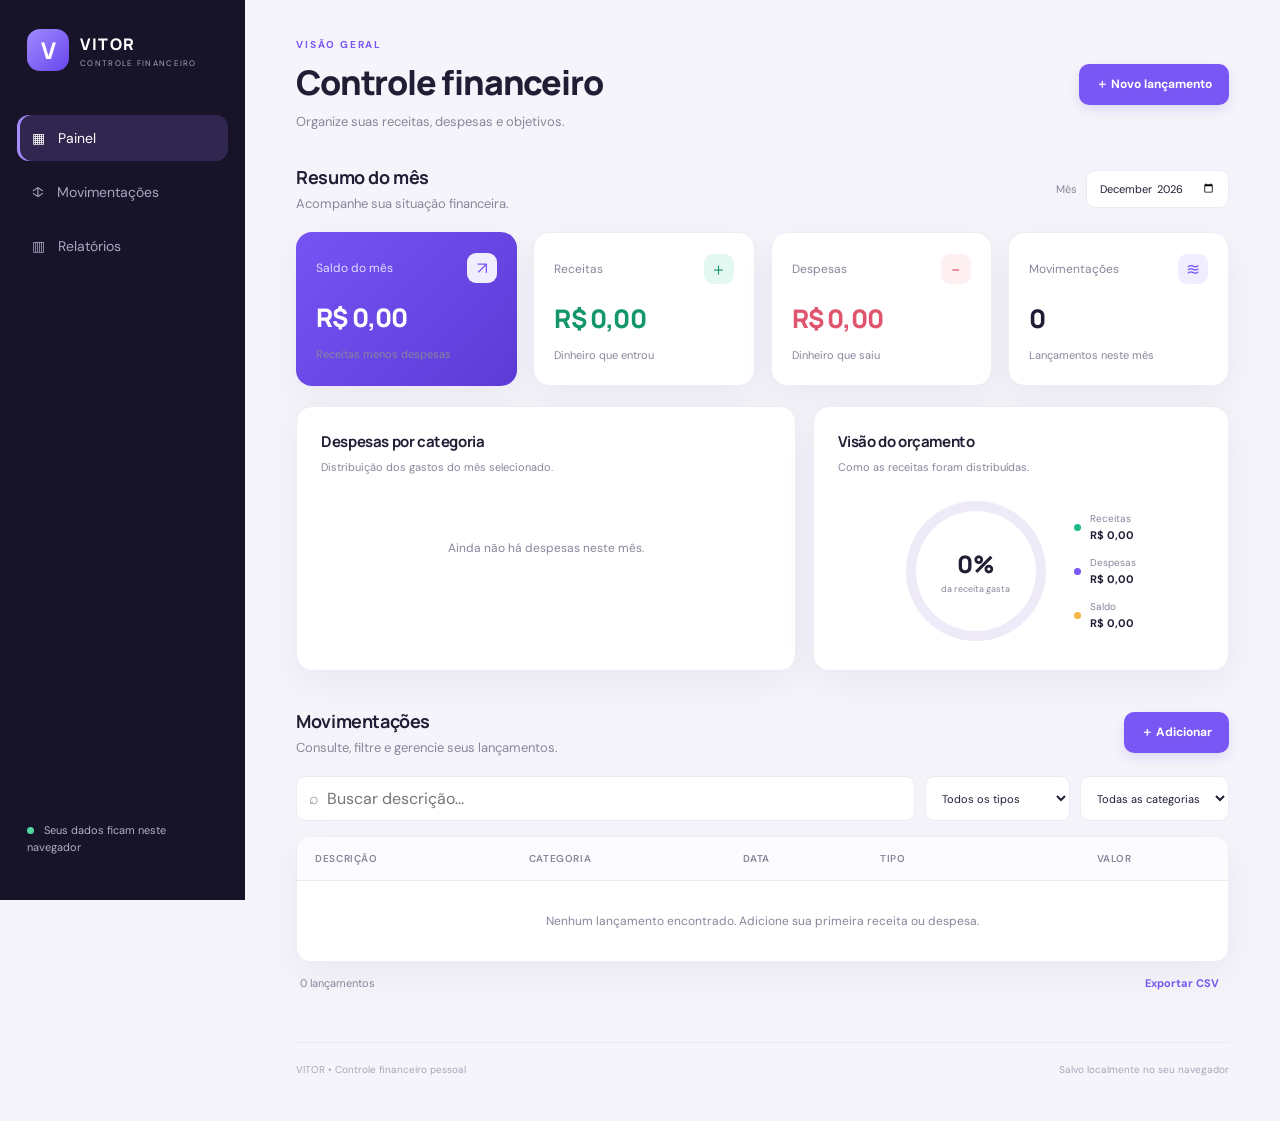
<file: index.html>
<!DOCTYPE html>
<html lang="pt-BR">
<head>
  <meta charset="UTF-8">
  <meta name="viewport" content="width=device-width, initial-scale=1.0">
  <meta name="theme-color" content="#171329">
  <title>VITOR | Controle Financeiro</title>
  <link rel="stylesheet" href="style-2026.css.css">
</head>
<body>
  <aside class="sidebar">
    <div class="brand"><span class="brand-mark">V</span><div><strong>VITOR</strong><small>CONTROLE FINANCEIRO</small></div></div>
    <nav>
      <a class="nav-link active" href="#painel">▦ <span>Painel</span></a>
      <a class="nav-link" href="#movimentacoes">↕ <span>Movimentações</span></a>
      <a class="nav-link" href="#relatorios">▥ <span>Relatórios</span></a>
    </nav>
    <div class="sidebar-note"><span class="dot"></span> Seus dados ficam neste navegador</div>
  </aside>

  <main class="main-content">
    <header class="topbar">
      <div><p class="eyebrow">VISÃO GERAL</p><h1>Controle financeiro</h1><p class="subheading">Organize suas receitas, despesas e objetivos.</p></div>
      <button class="primary-button" id="novoLancamentoTopo">＋ Novo lançamento</button>
    </header>

    <section id="painel" class="section">
      <div class="section-heading"><div><h2>Resumo do mês</h2><p>Acompanhe sua situação financeira.</p></div>
        <label class="month-picker">Mês <input type="month" id="mesFiltro"></label>
      </div>
      <div class="summary-grid">
        <article class="summary-card balance-card"><div class="card-top"><span>Saldo do mês</span><span class="card-icon">↗</span></div><strong id="saldoTotal">R$ 0,00</strong><small id="saldoLegenda">Receitas menos despesas</small></article>
        <article class="summary-card"><div class="card-top"><span>Receitas</span><span class="card-icon green">＋</span></div><strong class="positive" id="receitasTotal">R$ 0,00</strong><small>Dinheiro que entrou</small></article>
        <article class="summary-card"><div class="card-top"><span>Despesas</span><span class="card-icon red">−</span></div><strong class="negative" id="despesasTotal">R$ 0,00</strong><small>Dinheiro que saiu</small></article>
        <article class="summary-card"><div class="card-top"><span>Movimentações</span><span class="card-icon purple">≋</span></div><strong id="qtdTotal">0</strong><small>Lançamentos neste mês</small></article>
      </div>
      <div class="dashboard-grid" id="relatorios">
        <article class="panel"><div class="panel-heading"><div><h2>Despesas por categoria</h2><p>Distribuição dos gastos do mês selecionado.</p></div></div><div id="graficoCategorias" class="category-chart"><p class="empty-state">Ainda não há despesas neste mês.</p></div></article>
        <article class="panel"><div class="panel-heading"><div><h2>Visão do orçamento</h2><p>Como as receitas foram distribuídas.</p></div></div><div class="budget-wrap"><div class="budget-ring" id="budgetRing"><div><strong id="percentualGasto">0%</strong><small>da receita gasta</small></div></div><div class="budget-legend"><div><span class="legend-dot income-dot"></span><span>Receitas</span><strong id="legReceitas">R$ 0,00</strong></div><div><span class="legend-dot expense-dot"></span><span>Despesas</span><strong id="legDespesas">R$ 0,00</strong></div><div><span class="legend-dot balance-dot"></span><span>Saldo</span><strong id="legSaldo">R$ 0,00</strong></div></div></div></article>
      </div>
    </section>

    <section id="movimentacoes" class="section transactions-section">
      <div class="section-heading"><div><h2>Movimentações</h2><p>Consulte, filtre e gerencie seus lançamentos.</p></div><button class="primary-button" id="novoLancamento">＋ Adicionar</button></div>
      <div class="filters">
        <label class="search-box">⌕ <input id="busca" type="search" placeholder="Buscar descrição..."></label>
        <select id="tipoFiltro" aria-label="Filtrar por tipo"><option value="todos">Todos os tipos</option><option value="receita">Receitas</option><option value="despesa">Despesas</option></select>
        <select id="categoriaFiltro" aria-label="Filtrar por categoria"><option value="todas">Todas as categorias</option></select>
      </div>
      <div class="table-wrap"><table><thead><tr><th>Descrição</th><th>Categoria</th><th>Data</th><th>Tipo</th><th class="align-right">Valor</th><th></th></tr></thead><tbody id="listaLancamentos"></tbody></table>
      <div id="semLancamentos" class="empty-state">Nenhum lançamento encontrado. Adicione sua primeira receita ou despesa.</div></div>
      <div class="table-footer"><span id="contadorLancamentos">0 lançamentos</span><button class="text-button" id="exportarCsv">Exportar CSV</button></div>
    </section>
    <footer>VITOR • Controle financeiro pessoal <span>Salvo localmente no seu navegador</span></footer>
  </main>

  <dialog id="modalLancamento">
    <form id="formLancamento">
      <div class="modal-heading"><div><p class="eyebrow">NOVO REGISTRO</p><h2 id="tituloModal">Adicionar lançamento</h2></div><button type="button" class="close-button" id="fecharModal" aria-label="Fechar">×</button></div>
      <div class="type-toggle"><label><input type="radio" name="tipo" value="receita" checked><span>＋ Receita</span></label><label><input type="radio" name="tipo" value="despesa"><span>− Despesa</span></label></div>
      <label class="field">Descrição<input id="descricao" name="descricao" required maxlength="90" placeholder="Ex.: salário, mercado, internet"></label>
      <div class="form-row"><label class="field">Valor (R$)<input id="valor" name="valor" type="number" min="0.01" step="0.01" required placeholder="0,00"></label><label class="field">Data<input id="data" name="data" type="date" required></label></div>
      <label class="field">Categoria<select id="categoria" name="categoria" required></select></label>
      <label class="field">Observações (opcional)<textarea id="observacoes" name="observacoes" rows="2" maxlength="250" placeholder="Detalhes sobre este lançamento"></textarea></label>
      <div class="modal-actions"><button type="button" class="secondary-button" id="cancelarModal">Cancelar</button><button class="primary-button" type="submit">Salvar lançamento</button></div>
    </form>
  </dialog>
  <div id="toast" class="toast" role="status"></div>
  <script src="script-2026.js"></script>
</body>
</html>
</file>
<file: style-2026.css.css>
@import url('https://fonts.googleapis.com/css2?family=DM+Sans:wght@400;500;600;700&family=Manrope:wght@400;500;600;700;800&display=swap');
:root{--bg:#f5f4fa;--surface:#fff;--ink:#211d35;--muted:#89859b;--line:#eceaf3;--purple:#7957f5;--purple-dark:#5d3ee3;--green:#14966c;--red:#df5570;--shadow:0 12px 35px rgba(39,27,82,.055)}
*{box-sizing:border-box}html{scroll-behavior:smooth}body{margin:0;background:var(--bg);color:var(--ink);font-family:"DM Sans",sans-serif;display:flex;min-height:100vh}button,input,select,textarea{font:inherit}button{cursor:pointer}.sidebar{width:245px;background:#171329;color:white;min-height:100vh;padding:29px 17px;display:flex;flex-direction:column;position:fixed;inset:0 auto 0 0}.brand{display:flex;align-items:center;gap:11px;padding:0 10px 44px}.brand-mark{display:grid;place-items:center;background:linear-gradient(135deg,#a18bff,#6745ed);height:42px;width:42px;border-radius:13px;font:800 23px Manrope}.brand strong,.brand small{display:block}.brand strong{font:800 16px Manrope;letter-spacing:1.5px}.brand small{font-size:8px;letter-spacing:1.3px;color:#aaa3c5;margin-top:3px}.sidebar nav{display:grid;gap:8px}.nav-link{display:flex;align-items:center;gap:13px;text-decoration:none;color:#aaa5c2;padding:14px 15px;border-radius:12px;font-size:14px}.nav-link.active,.nav-link:hover{background:#30264f;color:white}.nav-link.active{box-shadow:inset 3px 0 #a48dff}.sidebar-note{margin-top:auto;font-size:11px;line-height:1.6;color:#b4aec9;padding:14px 10px}.dot{display:inline-block;width:7px;height:7px;background:#54d6a3;border-radius:50%;margin-right:7px}.main-content{margin-left:245px;width:calc(100% - 245px);padding:38px clamp(20px,4vw,58px) 25px;max-width:1800px}.topbar,.section-heading{display:flex;justify-content:space-between;align-items:center;gap:20px}.topbar{margin-bottom:35px}.eyebrow{font-size:10px;letter-spacing:1.8px;font-weight:700;color:var(--purple);margin:0 0 8px}.topbar h1{font:800 clamp(25px,3vw,34px) Manrope;margin:0;letter-spacing:-1.2px}.subheading,.section-heading p,.panel-heading p{color:var(--muted);font-size:13px;margin:8px 0 0}.primary-button,.secondary-button{border:0;border-radius:10px;padding:12px 17px;font-weight:700;font-size:12px;white-space:nowrap}.primary-button{color:#fff;background:var(--purple);box-shadow:0 5px 12px #7957f52b}.primary-button:hover{background:var(--purple-dark)}.secondary-button{background:#f0eef8;color:#5f5877}.section{margin-bottom:38px}.section-heading{margin-bottom:20px}.section-heading h2,.panel-heading h2{font:700 18px Manrope;margin:0;letter-spacing:-.4px}.section-heading p{margin-top:6px}.month-picker{font-size:11px;color:var(--muted);display:flex;align-items:center;gap:9px}.month-picker input,.filters select{background:#fff;border:1px solid var(--line);border-radius:9px;padding:10px 12px;color:var(--ink);outline:none}.summary-grid{display:grid;grid-template-columns:repeat(4,minmax(0,1fr));gap:16px}.summary-card{background:var(--surface);border:1px solid #eeecf5;border-radius:16px;padding:21px 20px;box-shadow:var(--shadow);min-width:0}.balance-card{background:linear-gradient(135deg,#7654f4,#5c3bd7);color:white;border:0}.card-top{display:flex;justify-content:space-between;align-items:center;color:var(--muted);font-size:12px}.balance-card .card-top,.balance-card small{color:#e2dcff}.card-icon{width:30px;height:30px;display:grid;place-items:center;border-radius:9px;background:#f0edff;color:var(--purple);font-size:17px}.card-icon.green{background:#e3f8f0;color:var(--green)}.card-icon.red{background:#fff0f2;color:var(--red)}.card-icon.purple{background:#f0edff}.summary-card>strong{display:block;font:800 clamp(19px,2vw,27px) Manrope;letter-spacing:-.8px;margin:17px 0 7px;overflow-wrap:anywhere}.summary-card small{font-size:11px;color:var(--muted)}.positive{color:var(--green)}.negative{color:var(--red)}.dashboard-grid{display:grid;grid-template-columns:1.2fr 1fr;gap:17px;margin-top:20px}.panel{background:#fff;border:1px solid #eeecf5;border-radius:16px;padding:24px;box-shadow:var(--shadow);min-width:0}.panel-heading{margin-bottom:22px}.panel-heading h2{font-size:15px}.panel-heading p{font-size:11px}.category-chart{display:grid;gap:16px}.chart-row{display:grid;grid-template-columns:minmax(85px,1fr) 2fr auto;align-items:center;gap:12px;font-size:11px}.chart-label{overflow:hidden;text-overflow:ellipsis;white-space:nowrap;color:#5d5872}.chart-track{height:7px;background:#f0eef7;border-radius:9px;overflow:hidden}.chart-fill{height:100%;background:linear-gradient(90deg,#9d87ff,#6c4cf0);border-radius:9px}.chart-value{font-weight:700;font-size:10px}.budget-wrap{display:flex;align-items:center;justify-content:center;gap:28px;min-height:150px}.budget-ring{width:140px;height:140px;flex:none;border-radius:50%;background:conic-gradient(var(--purple) 0deg,#eeeaf8 0deg);display:grid;place-items:center;position:relative}.budget-ring:before{content:"";position:absolute;inset:10px;background:#fff;border-radius:50%}.budget-ring>div{z-index:1;text-align:center}.budget-ring strong,.budget-ring small{display:block}.budget-ring strong{font:800 24px Manrope}.budget-ring small{font-size:9px;color:var(--muted);margin-top:3px}.budget-legend{display:grid;gap:14px;min-width:0}.budget-legend div{display:grid;grid-template-columns:8px 1fr;gap:0 8px;align-items:center;font-size:10px;color:var(--muted)}.budget-legend strong{grid-column:2;color:var(--ink);font-size:11px;margin-top:3px}.legend-dot{width:7px;height:7px;border-radius:50%;grid-row:span 2}.income-dot{background:#1db98b}.expense-dot{background:var(--purple)}.balance-dot{background:#f4b544}.filters{display:flex;gap:10px;margin-bottom:15px}.search-box{display:flex;align-items:center;gap:8px;background:#fff;border:1px solid var(--line);border-radius:9px;padding:0 12px;flex:1;color:var(--muted)}.search-box input{border:0;outline:0;width:100%;padding:11px 0;color:var(--ink);background:transparent}.filters select{font-size:11px;min-width:145px}.table-wrap{background:#fff;border:1px solid #eeecf5;border-radius:14px;overflow-x:auto;box-shadow:var(--shadow)}table{border-collapse:collapse;width:100%;min-width:650px;text-align:left}th{font-size:10px;text-transform:uppercase;letter-spacing:.6px;color:var(--muted);font-weight:600;background:#fcfbfe;padding:15px 18px;border-bottom:1px solid var(--line)}td{font-size:12px;padding:16px 18px;border-bottom:1px solid #f2f0f7}tbody tr:last-child td{border-bottom:0}.transaction-name{font-weight:700}.transaction-note{font-size:10px;color:var(--muted);margin-top:4px;max-width:200px;overflow:hidden;text-overflow:ellipsis}.category-pill{display:inline-block;background:#f1effb;color:#6551b2;padding:6px 9px;border-radius:7px;font-size:10px}.type-label{font-size:10px;font-weight:700}.type-label.receita{color:var(--green)}.type-label.despesa{color:var(--red)}.align-right{text-align:right}.amount{font-weight:700;white-space:nowrap}.row-actions{display:flex;justify-content:flex-end;gap:5px}.icon-button{border:0;background:#f5f3fa;color:#77708e;border-radius:7px;padding:7px 9px}.icon-button:hover{background:#fff0f2;color:var(--red)}.empty-state{text-align:center;padding:32px 15px;color:var(--muted);font-size:12px}.table-footer{display:flex;justify-content:space-between;align-items:center;color:var(--muted);font-size:11px;padding:13px 4px}.text-button{border:0;background:transparent;color:var(--purple);font-weight:700;font-size:11px}footer{display:flex;justify-content:space-between;gap:12px;padding:20px 0;color:#aaa5ba;font-size:10px;border-top:1px solid #e9e6f1}dialog{border:0;border-radius:18px;padding:0;width:min(520px,calc(100% - 28px));box-shadow:0 25px 100px #21143d55;color:var(--ink)}dialog::backdrop{background:#17132999;backdrop-filter:blur(3px)}dialog form{padding:27px}.modal-heading{display:flex;align-items:flex-start;justify-content:space-between;margin-bottom:22px}.modal-heading h2{font:800 22px Manrope;margin:0}.close-button{border:0;background:#f3f1f8;color:#6f6887;border-radius:9px;width:32px;height:32px;font-size:23px}.type-toggle{display:grid;grid-template-columns:1fr 1fr;background:#f5f3fa;padding:4px;border-radius:11px;margin-bottom:20px}.type-toggle input{position:absolute;opacity:0}.type-toggle span{display:block;text-align:center;padding:11px;border-radius:8px;font-size:12px;font-weight:700;color:#79728f;cursor:pointer}.type-toggle input:checked+span{background:#fff;color:var(--purple);box-shadow:0 2px 7px #2d1e4c12}.type-toggle label:last-child input:checked+span{color:var(--red)}.field{display:grid;gap:7px;font-size:11px;font-weight:700;color:#5b5572;margin-bottom:15px}.field input,.field select,.field textarea{width:100%;border:1px solid #e8e5f0;border-radius:9px;padding:12px;font-size:12px;color:var(--ink);outline:none;background:#fff}.field input:focus,.field select:focus,.field textarea:focus{border-color:#a18bff;box-shadow:0 0 0 3px #7957f518}.field textarea{resize:vertical}.form-row{display:grid;grid-template-columns:1fr 1fr;gap:12px}.modal-actions{display:flex;justify-content:flex-end;gap:10px;margin-top:23px}.toast{position:fixed;bottom:25px;right:25px;padding:13px 18px;background:#201936;color:#fff;border-radius:10px;font-size:12px;box-shadow:var(--shadow);opacity:0;transform:translateY(10px);pointer-events:none;transition:.2s;z-index:10}.toast.show{opacity:1;transform:translateY(0)}
@media(max-width:1100px){.summary-grid{grid-template-columns:repeat(2,minmax(0,1fr))}.dashboard-grid{grid-template-columns:1fr}.budget-wrap{justify-content:flex-start}.main-content{padding:28px 24px}.sidebar{width:210px}.main-content{margin-left:210px;width:calc(100% - 210px)}}
@media(max-width:700px){body{display:block}.sidebar{position:static;width:100%;min-height:0;padding:13px 16px;display:block}.brand{padding:0 3px 12px}.brand-mark{width:35px;height:35px}.sidebar nav{display:flex;gap:5px}.nav-link{flex:1;justify-content:center;padding:10px 7px;font-size:12px}.nav-link span{display:inline}.sidebar-note{display:none}.main-content{margin:0;width:100%;padding:25px 15px}.topbar{align-items:flex-start;flex-direction:column;gap:16px;margin-bottom:28px}.topbar .primary-button{width:100%}.section-heading{align-items:flex-start;flex-wrap:wrap}.section-heading .primary-button{padding:10px 12px}.month-picker{font-size:0}.month-picker input{font-size:12px}.summary-grid{gap:10px}.summary-card{padding:15px 13px;border-radius:13px}.summary-card>strong{font-size:19px;margin-top:14px}.card-top{font-size:10px}.card-icon{width:26px;height:26px}.summary-card small{font-size:9px}.panel{padding:18px 15px}.budget-wrap{gap:18px}.budget-ring{width:115px;height:115px}.budget-ring strong{font-size:21px}.filters{flex-wrap:wrap}.search-box{flex-basis:100%}.filters select{flex:1;min-width:0;width:calc(50% - 5px)}footer{flex-direction:column}.form-row{grid-template-columns:1fr;gap:0}.table-footer{padding:12px 3px}}
</file>
